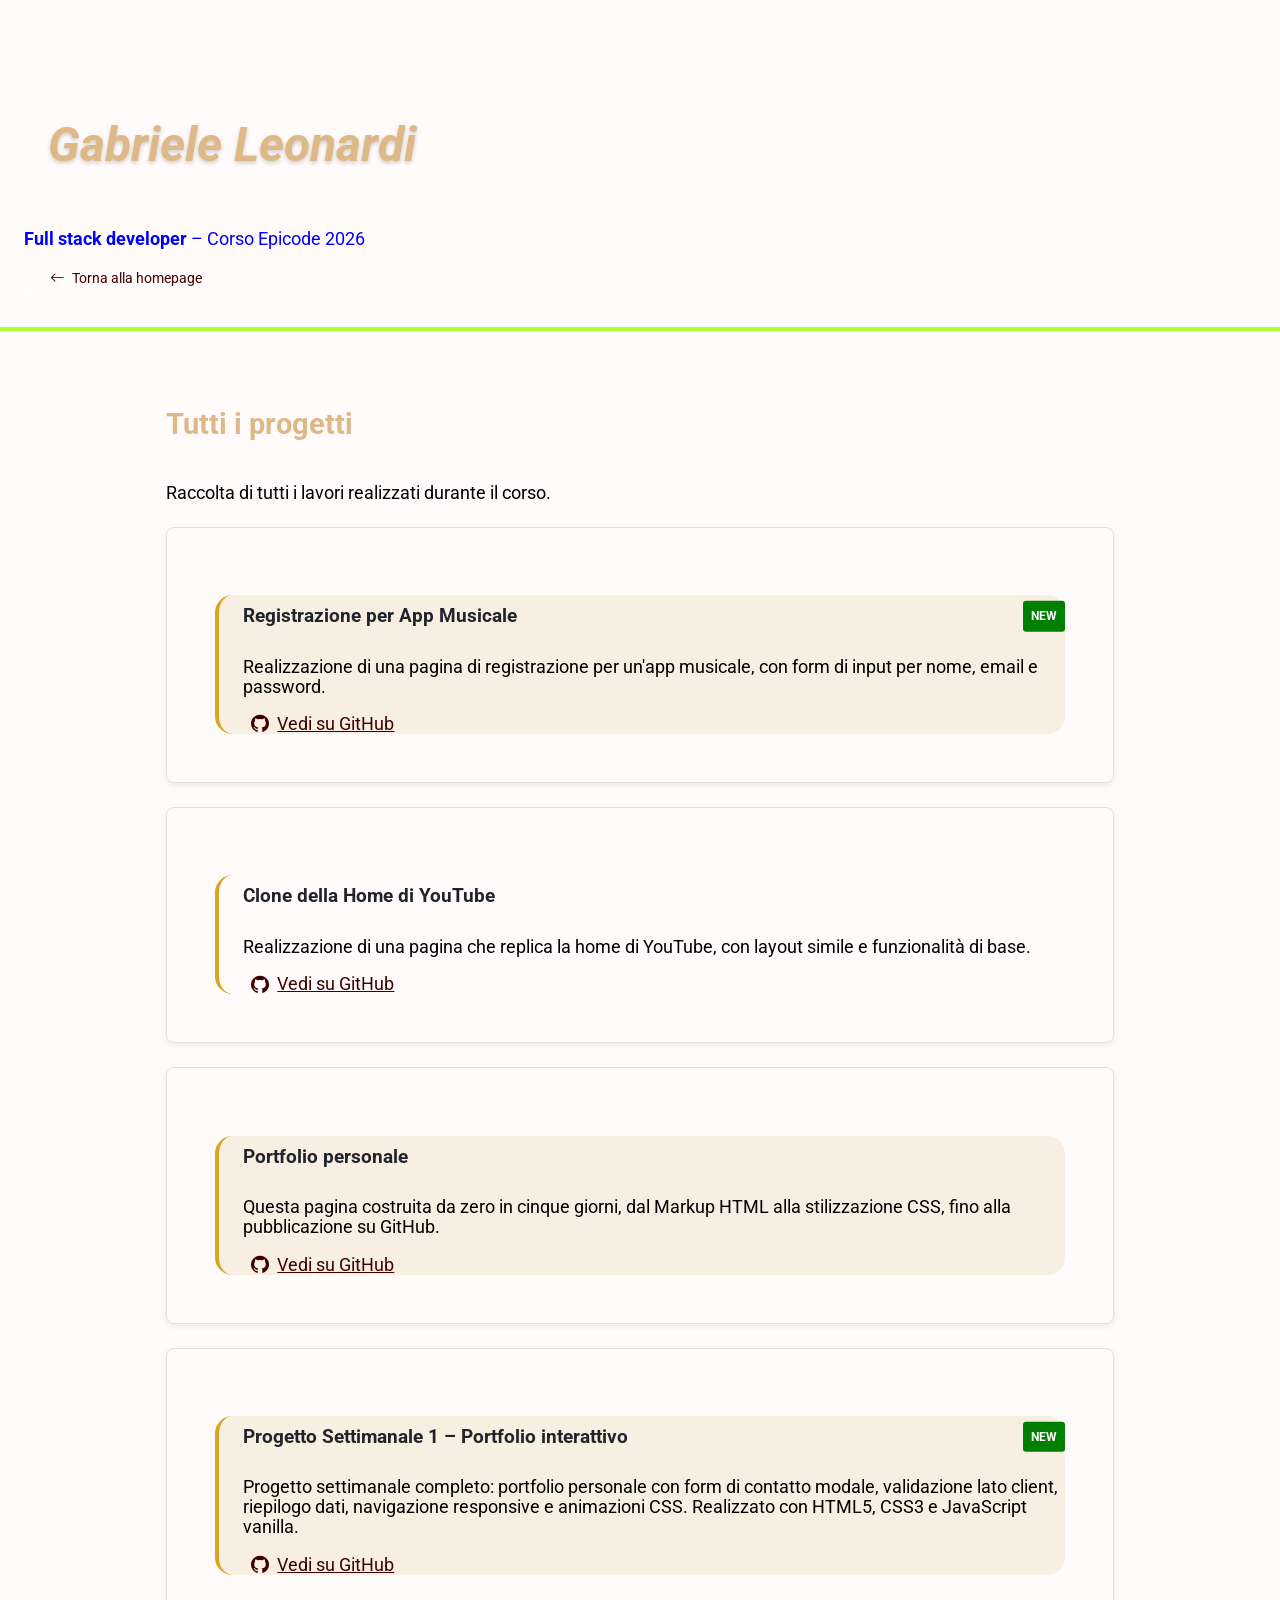
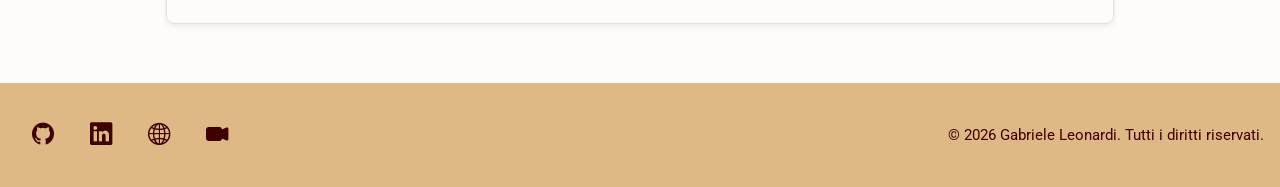
<file: Progetti.html>
<!doctype html>
<html lang="it">
  <head>
    <meta charset="UTF-8" />
    <meta name="viewport" content="width=device-width, initial-scale=1.0" />
    <title>Progetti – Gabriele Leonardi</title>
    <link rel="preconnect" href="https://fonts.googleapis.com" />
    <link rel="preconnect" href="https://fonts.gstatic.com" crossorigin />
    <link
      href="https://fonts.googleapis.com/css2?family=Roboto:ital,wght@0,100..900;1,100..900&display=swap"
      rel="stylesheet"
    />
    <link
      rel="stylesheet"
      href="https://cdn.jsdelivr.net/npm/bootstrap-icons@1.13.1/font/bootstrap-icons.min.css"
    />
    <link rel="stylesheet" href="assets/css/style.css" />
  </head>
  <body>
    <header id="site-header">
      <h1 class="titolo">Gabriele Leonardi</h1>
      <p class="underhead">
        <strong>Full stack developer</strong> – Corso Epicode 2026
      </p>
      <nav>
        <a href="index.html"
          ><i class="bi bi-arrow-left"></i>Torna alla homepage</a
        >
      </nav>
    </header>

    <main>
      <h2>Tutti i progetti</h2>
      <p class="intro">
        Raccolta di tutti i lavori realizzati durante il corso.
      </p>

      <section>
        <div class="backdoor">
          <h3>Registrazione per App Musicale</h3>
          <p>
            Realizzazione di una pagina di registrazione per un'app musicale,
            con form di input per nome, email e password.
          </p>
          <a
            href="https://github.com/Gabrieleleonardi21/sfida-front-end.git"
            target="_blank"
            ><i class="bi bi-github"></i>Vedi su GitHub</a
          >
        </div>
      </section>

      <section>
        <div class="clone">
          <h3>Clone della Home di YouTube</h3>
          <p>
            Realizzazione di una pagina che replica la home di YouTube, con
            layout simile e funzionalità di base.
          </p>
          <a
            href="https://github.com/Gabrieleleonardi21/clone-YouTube-.git"
            target="_blank"
            ><i class="bi bi-github"></i>Vedi su GitHub</a
          >
        </div>
      </section>

      <section>
        <div class="portfolio">
          <h3>Portfolio personale</h3>
          <p>
            Questa pagina costruita da zero in cinque giorni, dal Markup HTML
            alla stilizzazione CSS, fino alla pubblicazione su GitHub.
          </p>
          <a href="javascript:void(0)" target="_blank"
            ><i class="bi bi-github"></i>Vedi su GitHub</a
          >
        </div>
      </section>

      <section>
        <div class="backdoor">
          <h3>Progetto Settimanale 1 – Portfolio interattivo</h3>
          <p>
            Progetto settimanale completo: portfolio personale con form di
            contatto modale, validazione lato client, riepilogo dati,
            navigazione responsive e animazioni CSS. Realizzato con HTML5, CSS3
            e JavaScript vanilla.
          </p>
          <a href="javascript:void(0)" target="_blank"
            ><i class="bi bi-github"></i>Vedi su GitHub</a
          >
        </div>
      </section>

    </main>

    <footer class="chiusura">
      <p>
        <a href="javascript:void(0)" target="_blank"
          ><i class="bi bi-github"></i
        ></a>
        <a href="javascript:void(0)" target="_blank"
          ><i class="bi bi-linkedin"></i
        ></a>
        <a href="javascript:void(0)" target="_blank"
          ><i class="bi bi-globe2"></i
        ></a>
        <a href="javascript:void(0)" target="_blank"
          ><i class="bi bi-camera-video-fill"></i
        ></a>
      </p>
      <p>&copy; 2026 Gabriele Leonardi. Tutti i diritti riservati.</p>
    </footer>
  </body>
</html>
</file>
<file: assets/css/style.css>
html {
  scroll-padding-top: 200px;
}

*,
*::before,
*::after {
  box-sizing: border-box;
}

body {
  margin: 0;
  padding: 0;
  box-sizing: border-box;
  font-family: "Roboto", sans-serif;
  font-size: 1.1rem;
  background-color: rgb(255, 251, 251);
}

/* ============================================
   BASE = MOBILE (≤ 767px)
   ============================================ */

main {
  max-width: 1000px;
  margin: 0 auto;
  padding: 0.75em 0.75em;
}

main section {
  padding: 16px;
  margin-bottom: 16px;
  border: 1px solid #e0e0e0;
  border-radius: 8px;
  box-shadow: 0 2px 6px rgba(0, 0, 0, 0.08);
}

#site-header {
  padding: 24px 12px 16px;
  border-bottom: 4px solid greenyellow;
  position: sticky;
  top: 0;
  z-index: 100;
}

#site-header h1 {
  text-shadow: 0 2px 4px rgba(0, 0, 0, 0.2);
}

.back-to-top {
  position: fixed;
  bottom: 20px;
  right: 20px;
  border-radius: 50%;
  background-color: goldenrod;
  color: gainsboro;
  z-index: 50;
  width: 48px;
  height: 48px;
  text-align: center;
  line-height: 48px;
}

nav ul {
  display: flex;
  flex-wrap: wrap;
  justify-content: space-evenly;
  gap: 4px;
}

nav ul li a,
nav a {
  padding: 6px 10px;
  font-size: 0.85rem;
  border-radius: 4px;
  border: 2px solid rgba(255, 255, 255, 0.3);
  color: #fffbfb;
  text-decoration: none;
}

nav li a:hover,
nav a:hover {
  background-color: rgb(6, 255, 6);
  border-radius: 10%;
}

table {
  border-collapse: collapse;
  width: 100%;
  font-size: 0.85rem;
}

th,
td {
  border-top: 2px solid #ada7a7;
  border-bottom: 2px solid #8a8a8a;
  padding: 2%;
  text-align: left;
}

th {
  background-color: gold;
}

.titolo {
  font-size: 1.8rem;
  font-weight: bold;
  font-style: italic;
  color: burlywood;
}

.navig,
a:link,
a:visited {
  color: #3f0000;
}

a:hover {
  color: goldenrod;
}

.headtext {
  text-align: center;
  background-image: url(../img/header-bg.jpg);
  background-size: cover;
  background-position: center;
  background-color: #050505;
}

.underhead {
  color: blue;
}

h1 {
  color: burlywood;
  text-shadow: 3px 3px 6px gainsboro;
  padding: 24px;
}

h2 {
  font-size: 1.8rem;
  text-align: left;
  line-height: 2.4;
  color: burlywood;
}

h3 {
  font-size: 1.2rem;
  color: hsl(222, 13%, 15%);
  text-align: left;
  line-height: 2.2;
}

.intro {
  margin-bottom: 1.5rem;
}

.skill-list {
  display: flex;
  flex-wrap: wrap;
  gap: 8px;
  padding: 0;
  list-style: none;
}

.skill-list li {
  background-color: hsl(220, 60%, 30%);
  color: #fff;
  padding: 6px 14px;
  border-radius: 999px;
}

.skill-list li:first-child {
  background-color: hsl(38, 90%, 45%);
}

.backdoor h3 {
  position: relative;
}

.backdoor h3::after {
  content: "NEW";
  padding: 2px 8px;
  background-color: green;
  color: #ffffff;
  border-radius: 3px;
  font-size: 0.75rem;
  position: absolute;
  right: 0;
  top: 50%;
  transform: translateY(-50%);
}

.project-grid {
  display: flex;
  flex-wrap: wrap;
  gap: 16px;
}

.project {
  flex: 1 1 260px;
}

.backdoor {
  background-color: rgb(248, 239, 227);
  border-radius: 1em;
  border-left: 4px solid goldenrod;
}

.backdoor a,
.backdoor h3,
.backdoor p {
  padding-left: 24px;
}

.clone {
  border-left: 4px solid goldenrod;
  border-radius: 1em;
}

.clone a,
.clone h3,
.clone p {
  padding-left: 24px;
}

.portfolio {
  background-color: rgb(248, 239, 227);
  border-radius: 1em;
  border-left: 4px solid goldenrod;
}

.portfolio a,
.portfolio h3,
.portfolio p {
  padding-left: 24px;
}

.bottom {
  background-color: burlywood;
  color: rgb(0, 0, 0);
  font-weight: bold;
  width: 100%;
  padding: 12px;
}

button,
.button {
  padding: 12px 24px;
  border: none;
  border-radius: 4px;
  box-shadow: 0 2px 4px rgba(0, 0, 0, 0.1);
  background-color: burlywood;
}

button:hover,
.button:hover {
  box-shadow: 0 4px 8px rgba(0, 0, 0, 0.935);
}

.chiusura {
  display: flex;
  justify-content: space-between;
  align-items: center;
  font-size: 0.95rem;
  background-color: burlywood;
  color: #3f0000;
  padding: 28px 16px;
  line-height: 1.6;
}

.chiusura p {
  margin: 6px 0;
  padding-left: 0;
}

.chiusura a {
  color: #3f0000;
  text-decoration: none;
  margin: 0 8px;
}

.chiusura i {
  font-size: 1.4rem;
  vertical-align: middle;
}

label {
  color: burlywood;
  font-weight: bold;
}

input,
textarea,
select {
  font-family: Helvetica, Arial, sans-serif;
  font-size: 1.2rem;
  background-color: rgb(232, 238, 146);
  width: 100%;
}

#consenso {
  width: auto;
}

main section h2::before {
  content: "✺ ";
  color: yellowgreen;
}

form input::placeholder,
textarea::placeholder {
  font-style: italic;
  color: #999;
}

input:focus,
textarea:focus,
select:focus {
  background-color: burlywood;
}

#successo {
  text-align: center;
  padding: 24px;
  background-color: rgb(220, 255, 220);
  border: 2px solid green;
  border-radius: 8px;
  color: green;
  font-weight: bold;
}

#dati-salvati {
  margin-top: 16px;
  padding: 20px;
  background-color: rgb(220, 255, 220);
  border: 2px solid green;
  border-radius: 8px;
}

#dati-salvati h3 {
  color: green;
  margin-top: 0;
}

#dati-contenuto p {
  margin: 6px 0;
}

#riepilogo p {
  margin: 6px 0;
  border-bottom: 1px solid #ccc;
  padding-bottom: 4px;
}

input:user-invalid,
textarea:user-invalid,
select:user-invalid {
  border: 2px solid red;
  background-color: rgb(255, 220, 220);
  outline: none;
}

input:user-invalid + .errore,
textarea:user-invalid + .errore,
select:user-invalid + .errore {
  display: block;
  color: red;
  font-size: 0.8rem;
  margin-top: 2px;
}

.errore {
  display: none;
}

#contatti {
  background-color: rgb(255, 251, 251);
}

#esperienze {
  background-color: rgb(255, 251, 251);
  overflow-x: auto;
}

.colore {
  background-color: rgb(255, 251, 251);
}

.avatar {
  display: block;
  width: 110px;
  height: 110px;
  border: 4px solid green;
  border-radius: 50%;
  margin: 0 auto;
}

.bio {
  display: flex;
  flex-direction: column;
  gap: 16px;
}

#chi-sono p:first-of-type::first-letter {
  font-size: 3rem;
  font-weight: bold;
  float: left;
  margin-right: 6px;
  line-height: 0.8;
  color: green;
}

li a {
  text-decoration: none;
}

#chi-sono {
  background-color: beige;
}

i {
  padding: 8px;
}

.link-progetti {
  text-align: end;
}

.overlay {
  position: fixed;
  top: 0;
  left: 0;
  right: 0;
  bottom: 0;
  background: rgba(0, 0, 0, 0.5);
  z-index: 1000;
}

.modal {
  position: absolute;
  top: 50%;
  left: 50%;
  transform: translate(-50%, -50%);
  background-color: whitesmoke;
  padding: 50px;
  border-radius: 10px;
}

.overlay[hidden] {
  display: none;
}

/* ============================================
   TABLET (≥ 768px)
   ============================================ */
@media (min-width: 768px) {
  html {
    scroll-padding-top: 280px;
  }

  main {
    padding: 1.5em 1.5em;
  }

  main section {
    padding: 32px;
    margin-bottom: 24px;
  }

  nav ul li a,
  nav a {
    padding: 6px 12px;
    font-size: 0.9rem;
  }

  #site-header {
    padding: 50px 20px 32px;
  }

  .titolo {
    font-size: 2.5rem;
  }

  table {
    font-size: 1rem;
  }

  #esperienze {
    overflow-x: visible;
  }

  .bio {
    flex-direction: row;
    align-items: flex-start;
  }

  .avatar {
    margin: 0;
    flex-shrink: 0;
  }

  .bottom {
    width: auto;
    padding: 12px 28px;
  }
}

/* ============================================
   DESKTOP (≥ 1280px)
   ============================================ */
@media (min-width: 1280px) {
  html {
    scroll-padding-top: 320px;
  }

  main {
    max-width: 1000px;
    padding: 2em 1.5em;
  }

  main section {
    padding: 48px;
  }

  nav ul li a,
  nav a {
    padding: 8px 16px;
  }

  #site-header {
    padding: 60px 24px 40px;
  }

  .titolo {
    font-size: 3rem;
  }

  .project {
    flex: 1 1 calc(50% - 8px);
  }
}
</file>
